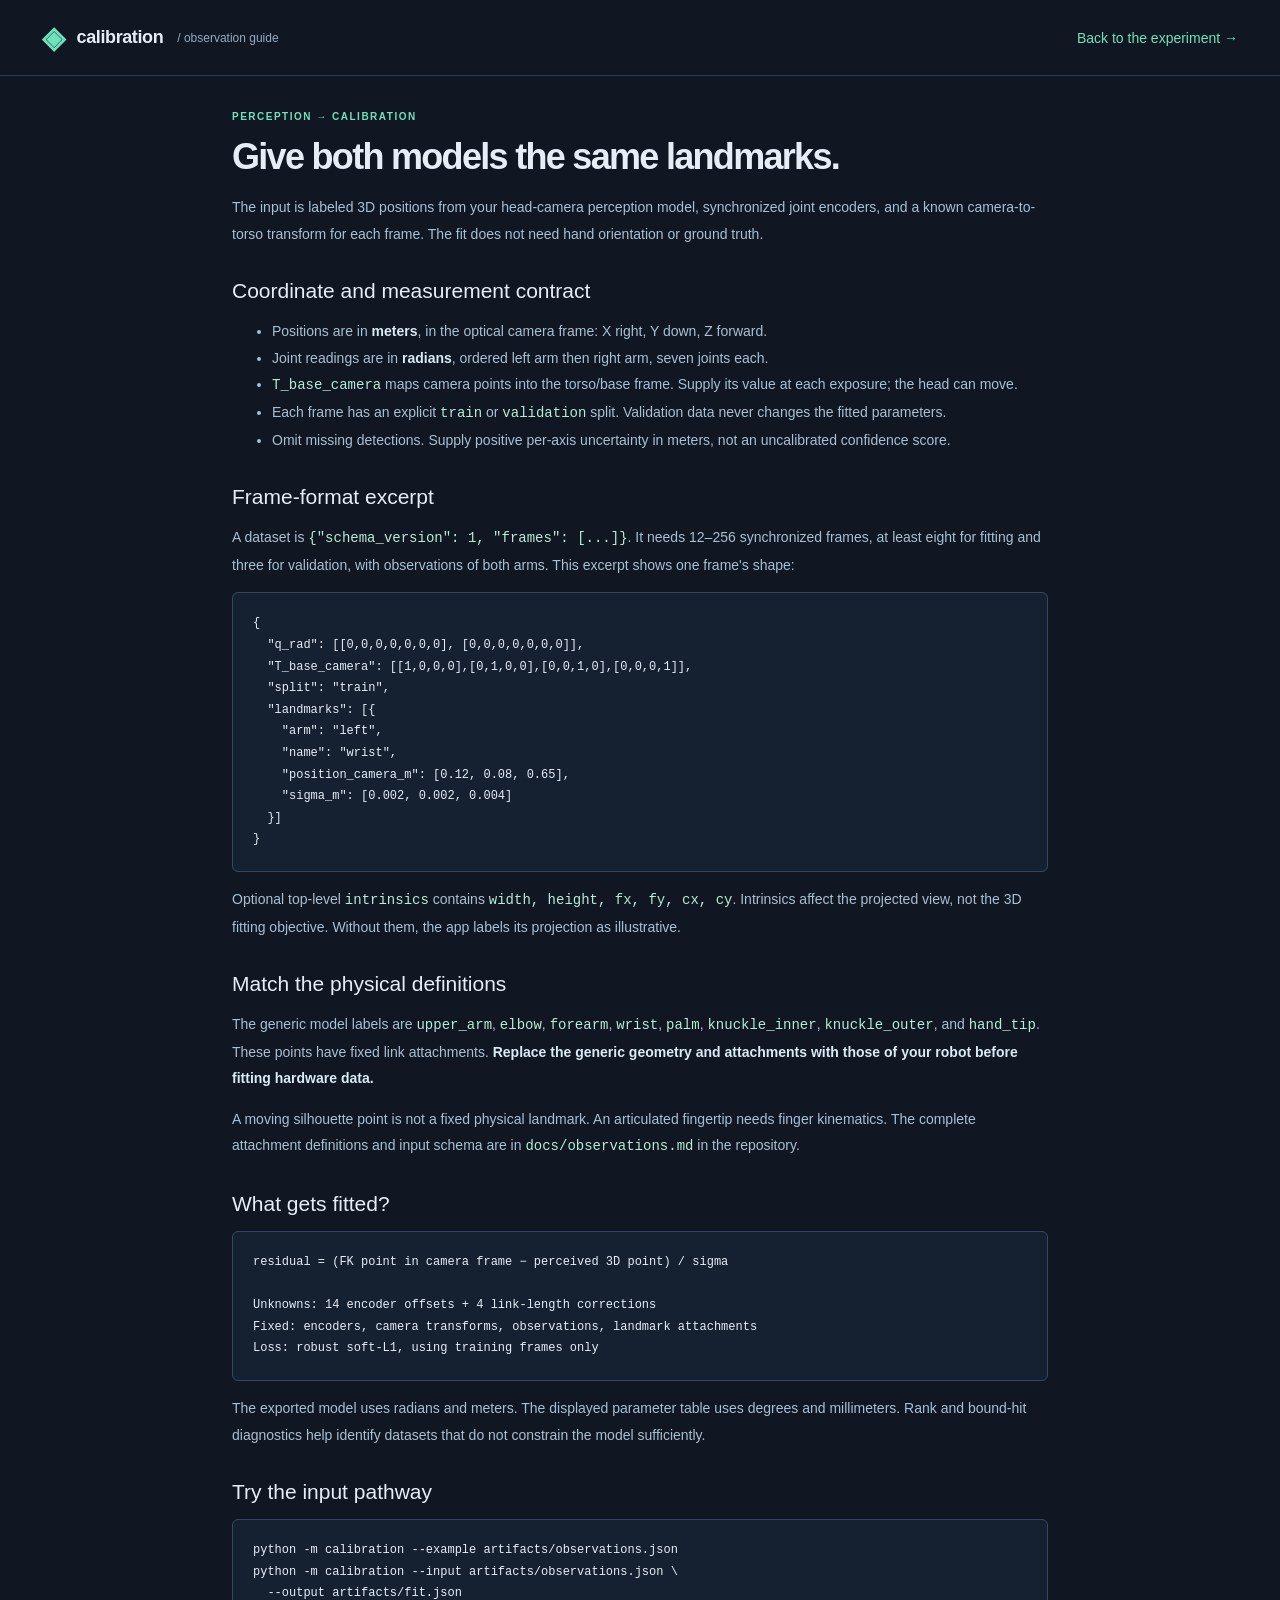
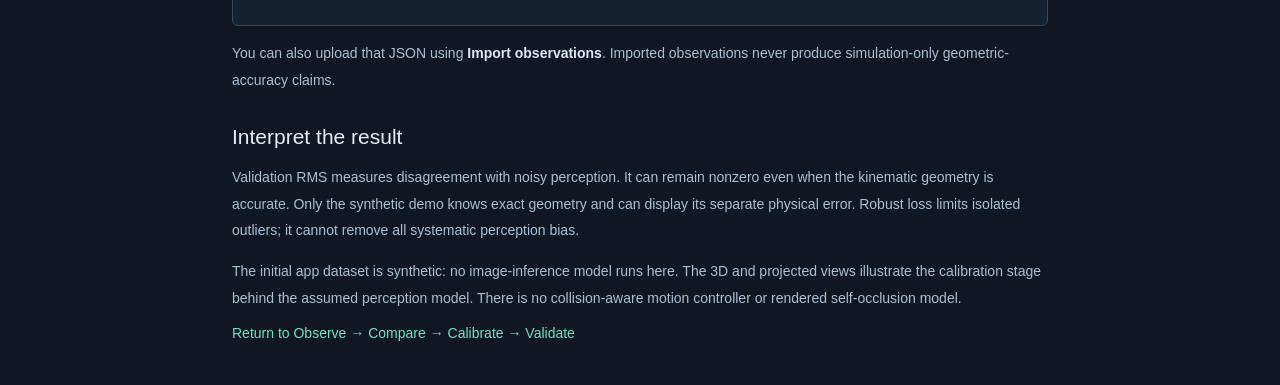
<file: web/guide.html>
<!doctype html>
<html lang="en"><head><meta charset="utf-8"><meta name="viewport" content="width=device-width,initial-scale=1"><title>Observation guide · Self-calibration</title><link rel="stylesheet" href="style.css"><style>.guide{max-width:900px;padding-top:35px;padding-bottom:50px}.guide h1{font-size:36px}.guide h2{font-size:21px;font-weight:500;margin:32px 0 15px}.guide p,.guide li{font-size:14px;line-height:1.9;color:#a9bfd4}.guide pre{white-space:pre-wrap;overflow-wrap:anywhere;padding:20px;border:1px solid #334860;border-radius:6px;background:#152131;font-size:12px;line-height:1.8}.guide code{color:#b8ebd8}.guide strong{color:#dceaf6}</style></head><body><header class="topbar"><a class="brand" href="./"><span class="brand-icon">◈</span> calibration <span class="brand-light">/ observation guide</span></a><a href="./">Back to the experiment →</a></header><main class="guide"><div class="eyebrow">PERCEPTION → CALIBRATION</div><h1>Give both models the same landmarks.</h1><p>The input is labeled 3D positions from your head-camera perception model, synchronized joint encoders, and a known camera-to-torso transform for each frame. The fit does not need hand orientation or ground truth.</p><h2>Coordinate and measurement contract</h2><ul><li>Positions are in <strong>meters</strong>, in the optical camera frame: X right, Y down, Z forward.</li><li>Joint readings are in <strong>radians</strong>, ordered left arm then right arm, seven joints each.</li><li><code>T_base_camera</code> maps camera points into the torso/base frame. Supply its value at each exposure; the head can move.</li><li>Each frame has an explicit <code>train</code> or <code>validation</code> split. Validation data never changes the fitted parameters.</li><li>Omit missing detections. Supply positive per-axis uncertainty in meters, not an uncalibrated confidence score.</li></ul><h2>Frame-format excerpt</h2><p>A dataset is <code>{"schema_version": 1, "frames": [...]}</code>. It needs 12–256 synchronized frames, at least eight for fitting and three for validation, with observations of both arms. This excerpt shows one frame's shape:</p><pre>{
  "q_rad": [[0,0,0,0,0,0,0], [0,0,0,0,0,0,0]],
  "T_base_camera": [[1,0,0,0],[0,1,0,0],[0,0,1,0],[0,0,0,1]],
  "split": "train",
  "landmarks": [{
    "arm": "left",
    "name": "wrist",
    "position_camera_m": [0.12, 0.08, 0.65],
    "sigma_m": [0.002, 0.002, 0.004]
  }]
}</pre><p>Optional top-level <code>intrinsics</code> contains <code>width, height, fx, fy, cx, cy</code>. Intrinsics affect the projected view, not the 3D fitting objective. Without them, the app labels its projection as illustrative.</p><h2>Match the physical definitions</h2><p>The generic model labels are <code>upper_arm</code>, <code>elbow</code>, <code>forearm</code>, <code>wrist</code>, <code>palm</code>, <code>knuckle_inner</code>, <code>knuckle_outer</code>, and <code>hand_tip</code>. These points have fixed link attachments. <strong>Replace the generic geometry and attachments with those of your robot before fitting hardware data.</strong></p><p>A moving silhouette point is not a fixed physical landmark. An articulated fingertip needs finger kinematics. The complete attachment definitions and input schema are in <code>docs/observations.md</code> in the repository.</p><h2>What gets fitted?</h2><pre>residual = (FK point in camera frame − perceived 3D point) / sigma

Unknowns: 14 encoder offsets + 4 link-length corrections
Fixed: encoders, camera transforms, observations, landmark attachments
Loss: robust soft-L1, using training frames only</pre><p>The exported model uses radians and meters. The displayed parameter table uses degrees and millimeters. Rank and bound-hit diagnostics help identify datasets that do not constrain the model sufficiently.</p><h2>Try the input pathway</h2><pre>python -m calibration --example artifacts/observations.json
python -m calibration --input artifacts/observations.json \
  --output artifacts/fit.json</pre><p>You can also upload that JSON using <strong>Import observations</strong>. Imported observations never produce simulation-only geometric-accuracy claims.</p><h2>Interpret the result</h2><p>Validation RMS measures disagreement with noisy perception. It can remain nonzero even when the kinematic geometry is accurate. Only the synthetic demo knows exact geometry and can display its separate physical error. Robust loss limits isolated outliers; it cannot remove all systematic perception bias.</p><p>The initial app dataset is synthetic: no image-inference model runs here. The 3D and projected views illustrate the calibration stage behind the assumed perception model. There is no collision-aware motion controller or rendered self-occlusion model.</p><a href="./">Return to Observe → Compare → Calibrate → Validate</a></main></body></html>
</file>
<file: web/style.css>
:root{font-family:Inter,"Segoe UI",Arial,sans-serif;color-scheme:dark;--bg:#101722;--panel:#152131;--line:#2b3b4f;--ink:#e7edf7;--muted:#94a9c1;--green:#70e1bd;--amber:#ffc27f;--pink:#ff91aa;--blue:#8fbfe8}*{box-sizing:border-box}body{margin:0;background:var(--bg);color:var(--ink);font-size:14px}button,input,select{font:inherit}button,a{touch-action:manipulation}button{cursor:pointer}button:disabled{cursor:default;opacity:.45}button:focus-visible,a:focus-visible,input:focus-visible,select:focus-visible,summary:focus-visible{outline:2px solid var(--green);outline-offset:4px}a{color:var(--green);text-decoration:none}[hidden]{display:none!important}.topbar{height:76px;border-bottom:1px solid var(--line);display:flex;align-items:center;justify-content:space-between;gap:18px;padding:0 42px}.brand{color:var(--ink);font-size:18px;font-weight:650;letter-spacing:-.4px;display:flex;align-items:center;gap:9px}.brand-icon{color:var(--green);font-size:30px;margin-right:3px}.brand-light{color:var(--muted);font-size:12px;font-weight:400;margin-left:5px;letter-spacing:0}.top-actions{display:flex;align-items:center;gap:12px}.pill{font-family:monospace;font-size:9px;letter-spacing:1px;border:1px solid #3e5c5a;border-radius:4px;padding:6px 8px;color:#a6d8c9;background:#20322f66;white-space:nowrap}.quiet{padding:9px 12px;border:1px solid #3a4b61;border-radius:5px;background:none;color:#c4d3e6;font-size:11px}.quiet:hover{border-color:var(--green)}main{max-width:1520px;margin:auto;padding:0 42px}.intro{display:flex;justify-content:space-between;gap:30px;padding:39px 0 28px}.eyebrow{font-size:10px;letter-spacing:1.5px;color:var(--green);font-weight:600}h1{font-weight:550;font-size:43px;line-height:1.14;letter-spacing:-1.7px;margin:14px 0 17px}h1 span{color:var(--green)}.intro>div>p{color:var(--muted);font-size:13px;line-height:1.8;margin:0}.question-card{border-left:2px solid #47746a;padding:8px 0 8px 23px;align-self:center;min-width:300px}.question-card>span{font-size:9px;letter-spacing:1.5px;color:#87a3bd}.question-card p{font-size:14px!important;line-height:1.9!important;color:#d4e0ee!important;margin:13px 0!important}.question-card strong{font-weight:500;color:var(--green)}.question-card>div{display:flex;align-items:center;font-size:9px;color:var(--muted);gap:5px}.dot{width:6px;height:6px;display:inline-block;border-radius:50%;flex-shrink:0;margin-right:4px}.green{background:var(--green)}.amber{background:var(--amber);margin-left:12px}.pink{background:var(--pink)}.amber-text{color:var(--amber)}.pipeline{display:grid;grid-template-columns:repeat(4,minmax(0,1fr));gap:10px}.step{display:flex;align-items:center;gap:12px;text-align:left;background:#15212f;border:1px solid #2d3c50;color:var(--ink);border-radius:7px;padding:18px 16px;min-height:78px}.step:hover{border-color:#678577}.step.active{background:#1b3431;border-color:#5e9b88}.step-number{font-family:monospace;color:#7992aa;font-size:12px}.step.active .step-number{color:var(--green)}.step b{font-size:14px;font-weight:550}.step small{display:block;font-size:10px;margin-top:6px;color:var(--muted)}.step-arrow{margin-left:auto;color:#658278}#status:empty{display:none}#status{margin-top:20px;padding:12px 16px;border:1px solid #63543e;color:var(--amber);background:#2d2922;border-radius:5px;font-size:12px}.stage-explanation{display:flex;justify-content:space-between;align-items:center;gap:25px;margin:28px 0 21px}.stage-explanation h2{font-size:23px;font-weight:500;letter-spacing:-.6px;margin:8px 0}.stage-explanation p{font-size:12px;line-height:1.8;color:var(--muted);margin:0;max-width:950px}.primary{border:1px solid var(--green);background:var(--green);color:#123229;font-size:12px;font-weight:600;border-radius:5px;padding:12px 15px;white-space:nowrap}.primary:hover{background:#95edd0}.metrics{display:grid;grid-template-columns:repeat(4,minmax(0,1fr));gap:12px;margin-bottom:18px}.metric{padding:17px 18px;background:linear-gradient(120deg,#1b2a3b,#152131);border:1px solid var(--line);border-radius:7px}.metric-label{font-size:9px;text-transform:uppercase;letter-spacing:1.2px;color:var(--muted)}.metric-value{font-size:28px;font-weight:500;letter-spacing:-.8px;margin:10px 0 7px}.metric-value em{font-size:11px;font-style:normal;letter-spacing:0;color:var(--muted);margin-left:5px}.metric-note{font-size:10px;color:var(--muted);line-height:1.4}.metric.highlight .metric-value{color:var(--green)}.view-grid{display:grid;grid-template-columns:1.12fr 1fr;gap:16px}.panel{background:var(--panel);border:1px solid var(--line);border-radius:7px;overflow:hidden;min-width:0}.panel-header{display:flex;align-items:center;justify-content:space-between;gap:15px;height:47px;padding:0 18px;border-bottom:1px solid var(--line)}.panel-header h3{font-weight:500;font-size:12px;margin:0}.panel-header>div{display:flex;align-items:center;gap:14px}.micro{font-size:8px;letter-spacing:1px;color:#8ca6bf}.icon-button{font-size:20px;padding:0 3px;color:#b3cce3;background:transparent;border:0}.robot-panel{display:flex;flex-direction:column}#robot-view{position:relative;min-height:360px;flex:1;background:radial-gradient(ellipse at 45% 50%,#26364a,#101d2c);overflow:hidden}#robot-view canvas{display:block;width:100%;height:100%;touch-action:none}.scene-overlay{position:absolute;top:18px;left:18px;pointer-events:none;max-width:80%}.scene-overlay>span{font-family:monospace;font-size:9px;letter-spacing:1px;color:#b9d7e5}.scene-overlay small{display:block;font-size:9px;color:#7e9cb7;margin-top:7px}.orbit-note{position:absolute;bottom:15px;right:16px;font-size:8px;color:#809ab4;letter-spacing:.8px;pointer-events:none}#webgl-error{position:absolute;inset:55px 20px 30px;background:#2e2b23;color:var(--amber);font-size:12px;line-height:1.7;padding:20px}.panel-footer{display:flex;align-items:center;gap:16px;font-size:9px;color:#a5bed2;padding:13px 18px;border-top:1px solid var(--line);flex-wrap:wrap}.panel-footer>span{display:flex;align-items:center}.panel-footer .amber{margin-left:0}.camera-panel{display:flex;flex-direction:column}#camera-view{flex:1;display:flex;align-items:center;background:#101e2b;min-height:285px}#camera-view svg{display:block;width:100%;height:auto;max-height:430px}.camera-disclaimer{font-size:9px;line-height:1.6;color:#87a0b9;padding:0 18px 12px;margin:0}.scrubbers{display:grid;grid-template-columns:1fr 1fr;gap:16px;margin-top:14px}.scrubber{padding:15px 18px;background:#182637;border:1px solid var(--line);border-radius:6px}.scrubber-top{display:flex;align-items:center;gap:10px;margin-bottom:15px}.scrubber-top label{font-size:11px;color:#d4dfed}.scrubber output{margin-left:auto;font-family:monospace;font-size:10px;color:var(--green)}.scrubber p{font-size:9px;color:#8da6bf;margin:10px 0 0;line-height:1.6}.scrubber .pill{font-size:8px;padding:4px 6px}.scrubber button{font-size:9px;color:var(--green);border:1px solid #46685f;border-radius:4px;padding:4px 7px;background:#203d35}input[type=range]{width:100%;accent-color:var(--green);height:4px;cursor:pointer}.evidence-grid{display:grid;grid-template-columns:.85fr 1fr;gap:16px;margin-top:22px}.inspector-controls{padding:15px 18px 0;display:flex;align-items:center;gap:9px;font-size:10px;color:var(--muted)}select,input[type=number]{padding:8px;border:1px solid #3a4c64;background:#111d2c;color:#d5e1ed;border-radius:4px;font-size:11px;min-width:0}#landmark-select{flex:1}.panel-note{font-size:10px;line-height:1.7;color:#8fa7c0;margin:0;padding:13px 18px}.inspector-content{display:grid;grid-template-columns:1fr 1fr;align-items:center;gap:12px;padding:15px 18px 0}.residual-stat{font-size:25px;color:var(--pink);letter-spacing:-.6px}.residual-stat small{font-size:11px;color:var(--muted)}.residual-coords{font-family:monospace;font-size:10px;line-height:2.1;margin-top:10px;color:#a5b9d0}.residual-coords span{display:flex;justify-content:space-between}.residual-coords b{font-weight:400;color:#dde9f4}.empty-state{font-size:12px;line-height:1.8;color:var(--muted);padding:30px 18px}.chart-container{padding:17px 18px 0}.chart-container svg{width:100%;height:auto;display:block}.chart-legend{display:flex;gap:15px;margin:10px 0 0;font-size:9px;color:#a9bfd6;flex-wrap:wrap}.chart-legend span{display:flex;align-items:center;gap:5px}.chart-legend i{height:2px;width:12px;display:inline-block}.fit-details{display:grid;grid-template-columns:1.1fr 1fr;gap:16px;margin-top:20px}.parameter-table{border-collapse:collapse;width:100%;font-size:10px}.parameter-table th{color:#8eaac3;font-weight:400;text-align:right;padding:13px 12px;border-bottom:1px solid #32445a}.parameter-table td{padding:10px 12px;text-align:right;font-family:monospace;color:#b7cede;border-bottom:1px solid #2a3d5266}.parameter-table td:first-child,.parameter-table th:first-child{text-align:left}.parameter-table td:first-child{font-family:inherit;color:#c9d8e9}.parameter-table td.fit{color:var(--amber)}.parameter-table th:first-child{padding-left:18px}.parameter-table td:first-child{padding-left:18px}.parameter-table tr:last-child td{border:0}.equation{margin:24px 22px 20px;font-size:16px;line-height:1.9;color:#d5e6f3}.equation span{color:var(--pink);margin-right:7px}.equation strong{display:block;font-weight:500;color:var(--green);margin-top:4px}.explanation-panel>p{font-size:12px;line-height:1.85;color:#9eb6cd;margin:16px 22px}.explanation-panel b{font-weight:500;color:#d1e3f1}#fit-diagnostics{border-top:1px solid var(--line);margin:20px 22px;padding-top:15px;font-size:10px;color:#9ab2cb;line-height:1.8}.diagnostic-row{display:flex;justify-content:space-between;gap:10px}.diagnostic-row strong{color:var(--green);font-family:monospace;font-weight:400}.settings{margin:24px 0 0;border:1px solid var(--line);border-radius:6px;padding:17px 20px}.settings summary{cursor:pointer;color:#bcd0e1;font-size:12px}.settings summary span{float:right;font-size:8px;letter-spacing:1px;color:#7f9ab6}.settings-grid{display:grid;grid-template-columns:repeat(4,1fr) auto;gap:15px;align-items:end;margin-top:22px}.settings-grid label{display:flex;flex-direction:column;gap:10px;font-size:10px;color:#a5bed4}.settings>p{font-size:10px;line-height:1.8;color:#8da6bf}.settings input,.settings select{width:100%}.settings .primary{font-size:11px;padding:10px}footer{display:flex;justify-content:space-between;gap:15px;padding:26px 0 30px;font-size:10px;color:#7f9ab6}footer a{color:#9dcabf}
@media(min-width:1600px){#robot-view{min-height:440px}.intro{padding-top:45px;padding-bottom:33px}h1{font-size:48px}}
@media(max-width:1100px){.topbar{padding:0 24px}.brand-light{display:none}main{padding:0 24px}.intro{gap:20px}h1{font-size:37px}.question-card{min-width:270px;padding-left:17px}.question-card p{font-size:12px!important}.step{padding:15px 10px;gap:8px}.step small{font-size:9px}.step-arrow{display:none}.metric{padding:15px 12px}.metric-value{font-size:25px}.metric-label{font-size:8px}.view-grid{grid-template-columns:1fr 1fr}.panel-header{padding:0 13px}.panel-header h3{font-size:11px}.panel-header .micro{font-size:7px}.panel-footer{gap:10px;padding:12px;font-size:8px}.evidence-grid{grid-template-columns:1fr 1fr}.settings-grid{grid-template-columns:repeat(4,1fr)}.settings-grid .primary{grid-column:1/-1}.fit-details{grid-template-columns:1fr 1fr}}
@media(max-width:800px){.topbar{padding:0 18px;height:auto;min-height:72px;flex-wrap:wrap;gap:12px;padding-top:15px;padding-bottom:15px}.top-actions{gap:8px}.top-actions .pill{display:none}main{padding:0 18px}.intro{padding:27px 0 23px}.question-card{display:none}h1{font-size:36px}.pipeline{gap:6px}.step{display:block;padding:12px}.step-number{display:block;margin-bottom:9px;font-size:10px}.step b{font-size:12px}.step small{font-size:9px;line-height:1.5}.stage-explanation h2{font-size:20px}.stage-explanation{gap:15px}.stage-explanation p{font-size:11px}.primary{font-size:11px;padding:11px}.metrics{grid-template-columns:1fr 1fr;gap:9px}.view-grid,.evidence-grid,.fit-details{grid-template-columns:1fr}.panel-header{padding:0 17px}.panel-header h3{font-size:12px}.panel-header .micro{font-size:8px}#robot-view{height:365px;flex-basis:365px}.camera-panel #camera-view{min-height:240px}#camera-view svg{max-height:400px}.scrubbers{gap:10px}.scrubber{padding:13px}.scrubber-top{flex-wrap:wrap;gap:8px}.scrubber p{font-size:9px}.parameter-table td{padding:9px 14px}.settings-grid{grid-template-columns:1fr 1fr}footer{font-size:9px;line-height:1.8}.settings summary span{display:none}}
@media(max-width:480px){.brand{font-size:16px}.quiet{font-size:10px;padding:8px}.top-actions{width:100%;justify-content:flex-end}.intro .eyebrow{font-size:8px;letter-spacing:1px}h1{font-size:31px;letter-spacing:-1px}.intro>div>p{font-size:11px}.step{padding:11px 8px}.step b{font-size:11px}.step small{font-size:8px}.stage-explanation{flex-direction:column;align-items:stretch}.stage-explanation .primary{align-self:flex-start}.metric-value{font-size:25px}.metric-note{font-size:9px}.metric-label{letter-spacing:.7px}.scrubbers{grid-template-columns:1fr}.scrubber-top{flex-wrap:nowrap}.inspector-controls{gap:6px;font-size:9px}.inspector-controls select{font-size:10px}footer{flex-direction:column;gap:4px}.settings{padding:15px}.panel-header .micro{font-size:7px}.equation{font-size:15px}}
</file>
